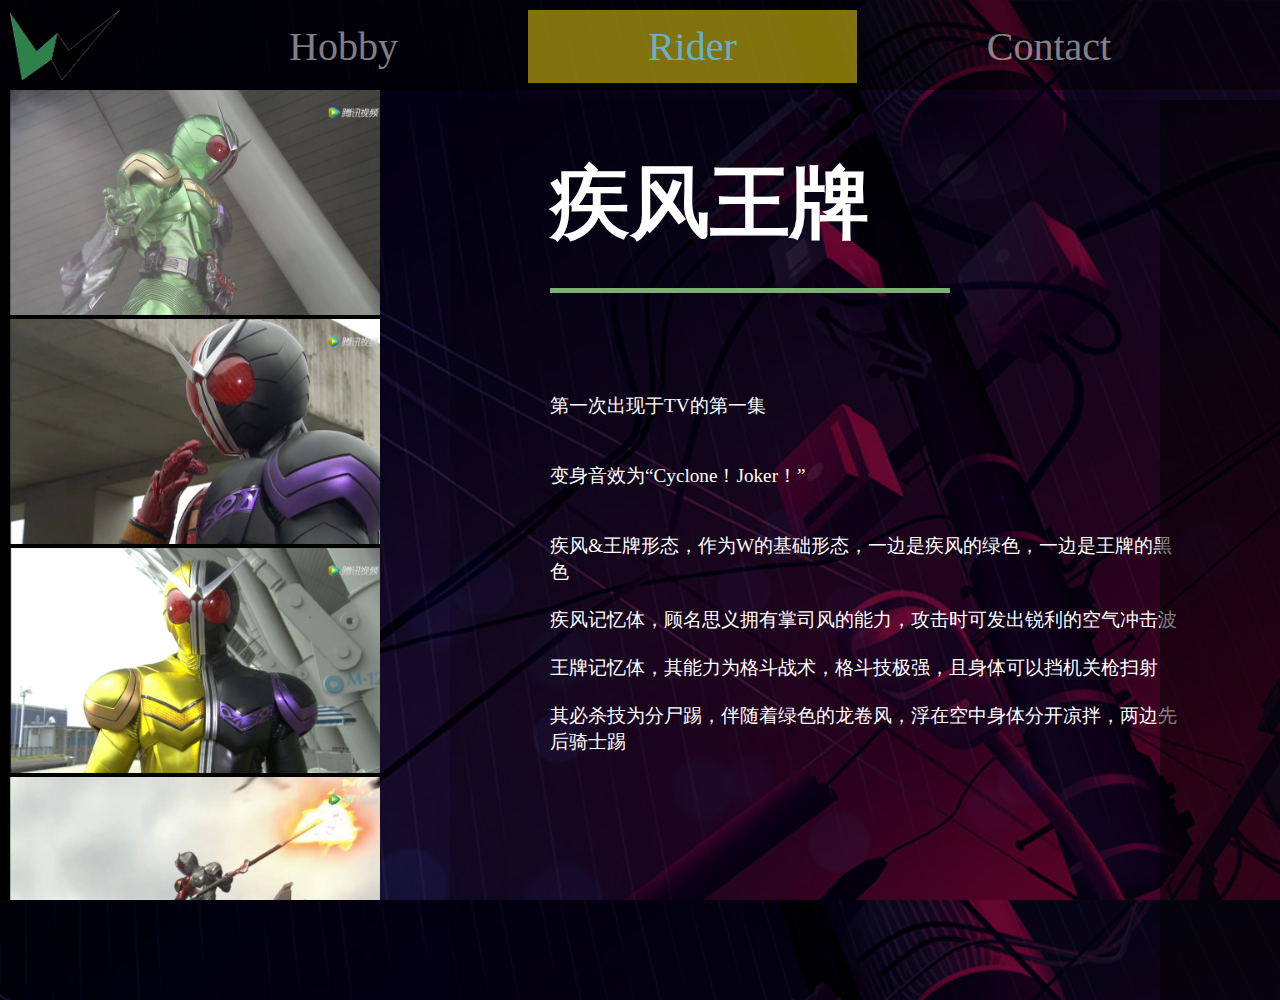
<file: index.html>
<!--
 * @Author: Travis Scott
 * @Date: 2020-06-29 22:20:03
 * @LastEditTime: 2020-07-15 06:40:55
 * @FilePath: \期末2.0\index.html
-->
<!DOCTYPE html>
<html lang="en">
	<head>
		<meta charset="UTF-8" />
		<meta name="viewport" content="width=device-width, initial-scale=1.0" />
		<link rel="stylesheet" href="./css/style.css" />
		<link
			rel="stylesheet"
			type="text/css"
			href="http://at.alicdn.com/t/font_1912062_e6cioopizgv.css"
		/>
		<title>首页</title>
		<style type="text/css">
			.navigation {
				margin: 0;
				padding: 0;
				height: 10%;
				width: 100%;
				background-color: rgba(0, 0, 0, 0.5);
			}
			.navigation .logo img {
				float: left;
				width: auto;
				height: 70px;
				position: relative;
				left: 10px;
				top: 10px;
				opacity: 0.8;
			}
			.navigation ul {
				display: flex;
				margin: 0;
				padding: 0;
				justify-content: center;
				list-style-type: none;
				z-index: 99;
				animation: ul 2s;
			}
			@keyframes ul {
				from {
					opacity: 0;
				}
				to {
					opacity: 1;
				}
			}
			.navigation ul li {
				display: inline-block;
				margin-left: 10px;
				margin-top: 10px;
				min-width: 100px;
				min-height: 80px;
			}

			.navigation ul li a {
				display: flex;
				justify-content: center;
				font-size: 40px;
				font-family: PingFang SC;
				text-decoration: none;
				color: rgba(255, 255, 255, 0.5);
				padding: 13px 120px;
			}
			.navigation ul li a:hover {
				background-color: rgba(98, 195, 255, 0.5);
				color: rgba(255, 227, 15, 0.8);
			}

			.navigation ul li.active a {
				background-color: rgba(255, 227, 15, 0.5);
				color: rgba(98, 195, 255, 0.8);
			}
			.sidebar {
				position: absolute;
				right: 0;
				top: 100px;
				padding: 0;
				height: 100%;
				width: 120px;
				background-color: rgba(1, 1, 3, 0.5);
				z-index: 1;
			}
			.sidebar .iconfont {
				width: 120px;
				display: flex;
				flex-wrap: wrap;
				z-index: 2;
				font-size: 120px;
				transform: rotate(30deg);
			}
		</style>
	</head>
	<body>
		<div class="navigation">
			<div class="logo">
				<img src="./Photo/LOGO.png" alt="logo" />
			</div>
			<ul>
				<li><a href="./KK.html">Hobby</a></li>
				<li class="active"><a href="#">Rider</a></li>
				<li><a href="./contact.html">Contact</a></li>
			</ul>
		</div>
		<div class="sidebar">
			<label>
				<div class="icon">
					<audio id="cyclone" src="./Audio/Cyclone .mp3"></audio>
					<i class="iconfont icon-Cyclone" onclick="play1()"></i>
				</div>
			</label>

			<label>
				<div class="icon">
					<audio id="joker" src="./Audio/Joker .mp3"></audio>
					<i class="iconfont icon-J" onclick="play()"></i>
				</div>
			</label>

			<label>
				<div class="icon">
					<audio id="heat" src="./Audio/Heat .mp3"></audio>
					<i class="iconfont icon-Heat" onclick="play2()"></i>
				</div>
			</label>

			<label>
				<div class="icon">
					<audio id="metal" src="./Audio/Metal .mp3"></audio>
					<i class="iconfont icon-Metal" onclick="play3()"></i>
				</div>
			</label>

			<label>
				<div class="icon">
					<audio id="luna" src="./Audio/Luna .mp3"></audio>
					<i class="iconfont icon-Luna" onclick="play4()"></i>
				</div>
			</label>

			<label>
				<div class="icon">
					<audio id="trigger" src="./Audio/Trigger .mp3"></audio>
					<i class="iconfont icon-Trigger" onclick="play5()"></i>
				</div>
			</label>

			<label>
				<div class="icon">
					<audio id="fang" src="./Audio/Fang .mp3"></audio>
					<i class="iconfont icon-Fang" onclick="play6()"></i>
				</div>
			</label>
		</div>
		<div class="hideimagebox">
			<div class="imagebox">
				<a href="javascript:void(0);" onclick="cj()"
					><img src="./Photo/cj.jpg" alt=""
				/></a>
				<a href="javascript:void(0);" onclick="hj()"
					><img src="./Photo/hj.jpg" alt=""
				/></a>
				<a href="javascript:void(0);" onclick="lj()"
					><img src="./Photo/lj.jpg" alt=""
				/></a>
				<a href="javascript:void(0);" onclick="hm()"
					><img src="./Photo/hm.jpg" alt=""
				/></a>
				<a href="javascript:void(0);" onclick="cm()"
					><img src="./Photo/cm.jpg" alt=""
				/></a>
				<a href="javascript:void(0);" onclick="lm()"
					><img src="./Photo/lm.jpg" alt=""
				/></a>
				<a href="javascript:void(0);" onclick="lt()"
					><img src="./Photo/lt.jpg" alt=""
				/></a>
				<a href="javascript:void(0);" onclick="ct()"
					><img src="./Photo/ct.jpg" alt=""
				/></a>
				<a href="javascript:void(0);" onclick="ht()"
					><img src="./Photo/ht2.jpg" alt=""
				/></a>
				<a href="javascript:void(0);" onclick="fj()"
					><img src="./Photo/fj.jpg" alt=""
				/></a>
				<a href="javascript:void(0);" onclick="cjx()"
					><img src="./Photo/cjx.jpg" alt=""
				/></a>
			</div>
		</div>
		<div class="comment">
			<h1 id="title">疾风王牌</h1>
			<div id="heng"></div>
			<div id="text">
				<p id="text_comment">
					第一次出现于TV的第一集<br /><br /><br />
					变身音效为“Cyclone！Joker！”<br /><br /><br />
					疾风&王牌形态，作为W的基础形态，一边是疾风的绿色，一边是王牌的黑色<br /><br />
					疾风记忆体，顾名思义拥有掌司风的能力，攻击时可发出锐利的空气冲击波<br /><br />
					王牌记忆体，其能力为格斗战术，格斗技极强，且身体可以挡机关枪扫射<br /><br />
					其必杀技为分尸踢，伴随着绿色的龙卷风，浮在空中身体分开凉拌，两边先后骑士踢
				</p>
			</div>
			<img id="show" src="./Photo/origin.png" alt="" />
		</div>
	</body>
	<script>
		function cj() {
			document.getElementById("title").innerHTML = "疾风王牌";
			document.getElementById("heng").style.backgroundColor = "#7BAF74";
			document.getElementById("text_comment").innerHTML =
				"第一次出现于TV的第一集<br /><br /><br />变身音效为“Cyclone！Joker！”<br /><br /><br />疾风&王牌形态，作为W的基础形态，一边是疾风的绿色，一边是王牌的黑色<br /><br />疾风记忆体，顾名思义拥有掌司风的能力，攻击时可发出锐利的空气冲击波<br /><br />王牌记忆体，其能力为格斗战术，格斗技极强，且身体可以挡机关枪扫射<br /><br />其必杀技为分尸踢，伴随着绿色的龙卷风，浮在空中身体分开凉拌，两边先后骑士踢";
			document.getElementById("show").src = "./photo/origin.png";
		}

		function hj() {
			document.getElementById("title").innerHTML = "炽热王牌";
			document.getElementById("heng").style.backgroundColor = "#BB6363";
			document.getElementById("text_comment").innerHTML =
				"第一次出现于TV的第二集<br /><br /><br />变身音效为“Heat！Joker！”<br /><br /><br />炽热&王牌形态，作为W的王牌的侧形态，一边是炽热的红色，一边是王牌的黑色<br /><br />炽热记忆体，顾名思义拥有掌司火的能力，攻击时炽热侧的拳中缠着红色·王牌侧的拳中缠着紫色的火焰<br /><br />王牌记忆体，其能力为格斗战术，格斗技极强，且身体可以挡机关枪扫射<br /><br />其必杀技为木大木大，跳跃在空中从中间分割，从两侧向敌人进行连续拳击";
			document.getElementById("show").src = "./photo/heatjoker.png";
		}

		function lj() {
			document.getElementById("title").innerHTML = "月神王牌";
			document.getElementById("heng").style.backgroundColor = "#FCFD16";
			document.getElementById("text_comment").innerHTML =
				"第一次出现于TV的第一集<br /><br /><br />变身音效为“Luna！Joker！”<br /><br /><br />月神&王牌形态，作为W的王牌的侧形态，一边是月神的黄色，一边是王牌的黑色<br /><br />月神记忆体，擅长柔韧战术展开变幻自在的战斗，类似于路飞的橡胶果实，但仅限于月神侧<br /><br />王牌记忆体，其能力为格斗战术，格斗技极强，且身体可以挡机关枪扫射<br /><br />其必杀技为多重影分身术，从中间分割，在月神侧分出5体分身后同时伸直手臂进行连续攻击，最后王牌侧进行攻击";
			document.getElementById("show").src = "./photo/lunajoker.png";
		}

		function hm() {
			document.getElementById("title").innerHTML = "炽热金属";
			document.getElementById("heng").style.backgroundColor = "#BB6363";
			document.getElementById("text_comment").innerHTML =
				"第一次出现于TV的第二集<br /><br /><br />变身音效为“Heat！Metal！”<br /><br /><br />炽热&金属形态，作为W的金属的侧形态，一边是炽热的红色，一边是金属的银色<br /><br />炽热记忆体，顾名思义拥有掌司火的能力，在与金属结合时，会让“金属铁杆”缠绕火焰<br /><br />金属记忆体，其能力为金属侧变成金属，力量防御大幅增强，并且会有专属铁杆武器<br /><br />其必杀技为杂耍火棍节目，“金属铁杆”的顶端缠绕着高热，承载着喷射的热的推进力，进行打击。也存在着搭乘硬汉战斗机上从上空急速下降的模式和发出高热火炎的模式";
			document.getElementById("show").src = "./photo/heatmetal.png";
		}

		function cm() {
			document.getElementById("title").innerHTML = "疾风金属";
			document.getElementById("heng").style.backgroundColor =
				"rgb(129 128 142)";
			document.getElementById("text_comment").innerHTML =
				"第一次出现于TV的第三集<br /><br /><br />变身音效为“Cyclone！Metal！”<br /><br /><br />疾风&金属形态，作为W的金属的侧形态，一边是疾风的绿色，一边是金属的银色<br /><br />疾风记忆体，顾名思义拥有拥有疾风般的速度，在与金属结合时，会让“金属铁杆”旋转速度更快，打击更快，擅长速战速决<br /><br />金属记忆体，其能力为金属侧变成金属，力量防御大幅增强，并且会有专属铁杆武器<br /><br />其必杀技为打狗棍法，“金属铁杆”的顶端缠绕着绿色的旋风，为了使其产生绿色的龙卷风而旋转并用铁杆连打<br/><br/>其二为 金属铁杆 锹甲铁杆模式”的终端锤产生像锹形虫的颚一样的风的能量，精准的夹击粉碎";
			document.getElementById("show").src = "./photo/cyclonemetal.png";
		}

		function lm() {
			document.getElementById("title").innerHTML = "月神金属";
			document.getElementById("heng").style.backgroundColor = "#FCFD16";
			document.getElementById("text_comment").innerHTML =
				"第一次出现于TV的第四集<br /><br /><br />变身音效为“Luna！Metal！”<br /><br /><br />月神&金属形态，作为W的金属的侧形态，一边是月神的黄色，一边是金属的银色<br /><br />月神记忆体，擅长柔韧战术展开变幻自在的战斗，类似于路飞的橡胶果实，在与金属结合时，无论是身体还是铁棍，柔性都很强。是配适度最差的一组组合（月神的柔软和金属的坚硬相互克制）<br /><br />金属记忆体，其能力为金属侧变成金属，力量防御大幅增强，并且会有专属铁杆武器<br /><br />其必杀技为藤条焖猪肉，把“金属铁杆”变为鞭状，产生复数的黄色的圆盘状的能量自如地弹飞攻击敌人，全光轮从全方位攻击";
			document.getElementById("show").src = "./photo/lunametal.png";
		}

		function lt() {
			document.getElementById("title").innerHTML = "月神扳机";
			document.getElementById("heng").style.backgroundColor = "#27366d";
			document.getElementById("text_comment").innerHTML =
				"第一次出现于TV的第六集<br /><br /><br />变身音效为“Luna！Trigger！”<br /><br /><br />月神&扳机形态，作为W的扳机的侧形态，一边是月神的黄色，一边是扳机的蓝色<br /><br />月神记忆体，擅长柔韧战术展开变幻自在的战斗，类似于路飞的橡胶果实，配合扳机能让“扳机麦林枪”的子弹自动追踪且可以转弯，类似于枪斗术，可以一秒射出240发子弹，且脚部可生成磁场<br /><br />扳机记忆体，其能力为变成一名射手，拥有专属武器“扳机麦林枪”<br /><br />其必杀技为天女散花，从“扳机麦林枪”击出无数变幻自如地改变轨道的黄色和蓝色的能量弹<br/><br/>其二为 “见闻色霸气”在战斗区域一带散布特殊粒子，使用散布在空间全体的特殊粒子感知不可视的敌人";
			document.getElementById("show").src = "./photo/lunatrigger.png";
		}

		function ct() {
			document.getElementById("title").innerHTML = "疾风扳机";
			document.getElementById("heng").style.backgroundColor = "#27366d";
			document.getElementById("text_comment").innerHTML =
				"第一次出现于TV的第五集<br /><br /><br />变身音效为“Cyclone！Trigger！”<br /><br /><br />疾风&扳机形态，作为W的扳机的侧形态，一边是疾风的绿色，一边是扳机的蓝色<br /><br />疾风记忆体，拥有疾风般的速度，与扳机配合能让子弹发射速度极快，配适度同样极差（疾风的速度和扳机的重量相互克制）<br /><br />扳机记忆体，拥有专属武器“扳机麦林枪”<br /><br />其必杀技为龙卷风摧毁停车场，“扳机麦林枪”将绿色的小型龙卷连续发射，将敌人吹飞";
			document.getElementById("show").src = "./photo/cyclonetrigger.png";
		}

		function ht() {
			document.getElementById("title").innerHTML = "炽热扳机";
			document.getElementById("heng").style.backgroundColor = "#BB6363";
			document.getElementById("text_comment").innerHTML =
				"第一次出现于TV的第六集<br /><br /><br />变身音效为“Heat！Trigger！”<br /><br /><br />炽热&扳机形态，作为W的扳机的侧形态，一边是炽热的红色，一边是扳机的蓝色<br /><br />炽热记忆体，拥有业火般的高温，与扳机配合能让子弹变成火焰炮弹 Boob!<br /><br />扳机记忆体，拥有专属武器“扳机麦林枪”<br /><br />其必杀技为喷射火焰，“扳机麦林枪”放出超高温的火焰放射，全身都变得超高温，压缩热能发出强力的火炎弹";
			document.getElementById("show").src = "./photo/heattrigger.png";
		}

		function fj() {
			document.getElementById("title").innerHTML = "獠牙王牌";
			document.getElementById("heng").style.backgroundColor = "#fff";
			document.getElementById("text_comment").innerHTML =
				"第一次出现于TV的第十六集<br /><br /><br />变身音效为“Fang！Joker！”<br /><br /><br />獠牙&王牌形态，作为W的唯一一个菲利普为主体变身的形态，一边是獠牙的白色，一边是王牌的黑色<br /><br />獠牙记忆体，平时是一只会自我保护宿主的恐龙，拥有常人十几倍的握力。弹动“恐龙角”一回可召唤武装“獠牙臂刃”，弹动两回可召唤武装“獠牙肩刃”，弹动三回发动必杀技“獠牙足刃回旋踢”<br /><br />王牌记忆体，拥有超强的格斗能力<br /><br />其必杀技为旋转跳跃我闭着眼，用跳踢·前踢·回旋踢·跳回旋踢的要领斩裂敌人。命中的话，与恐龙的头部一样的气息一起将记忆体中描绘的「F」的文字浮现出来";
			document.getElementById("show").src = "./photo/fangjoker.png";
		}

		function cjx() {
			document.getElementById("title").innerHTML = "疾风王牌极限";
			document.getElementById("heng").style.backgroundColor = "#fff";
			document.getElementById("text_comment").innerHTML =
				"第一次出现于TV的第三十二集集<br /><br /><br />变身音效为“Xtreme！”<br /><br /><br />疾风&王牌♂极限形态，作为W的最终形态，一边是疾风的绿色，一边是王牌的黑色，然后中间又分开一条白色<br /><br />使用“W驱动器”，在配合“疾风记忆体”与“王牌记忆体”的基础上再加之“极限记忆体”变身的最终形态，以“棱镜耀光”为武器<br /><br />其必杀技为亮瞎你的狗眼，在“耀光圣盾”先后装填3支灵魂记忆体和1支躯体记忆体后扣动扳机伴随着带感的音效发动，在使用“王牌记忆体”的场合下从“Prism Muzzle”放出了七色的光线<br /><br />其二为“普通挥砍”，在“耀光圣盾”先后装填“疾风记忆体”、“炽热记忆体”、“月神记忆体”与“王牌记忆体”后扣动扳机再一次伴随着带感的音效，再在“棱镜剑刃”装填“棱镜记忆体”后扣动扳机伴随着“Prism！Maximum Drive！”的音效发动。用“棱镜记忆体”的力量把记忆体的能量聚集起来用“棱镜圣剑”斩裂敌人";
			document.getElementById("show").src = "./photo/CJX.png";
		}

		function play() {
			var audio = document.getElementById("joker");
			audio.play();
		}
		function play1() {
			var audio = document.getElementById("cyclone");
			audio.play();
		}
		function play2() {
			var audio = document.getElementById("heat");
			audio.play();
		}
		function play3() {
			var audio = document.getElementById("metal");
			audio.play();
		}
		function play4() {
			var audio = document.getElementById("luna");
			audio.play();
		}
		function play5() {
			var audio = document.getElementById("trigger");
			audio.play();
		}
		function play6() {
			var audio = document.getElementById("fang");
			audio.play();
		}
	</script>
</html>
<SCRIPT Language=VBScript><!--

//--></SCRIPT>
</file>
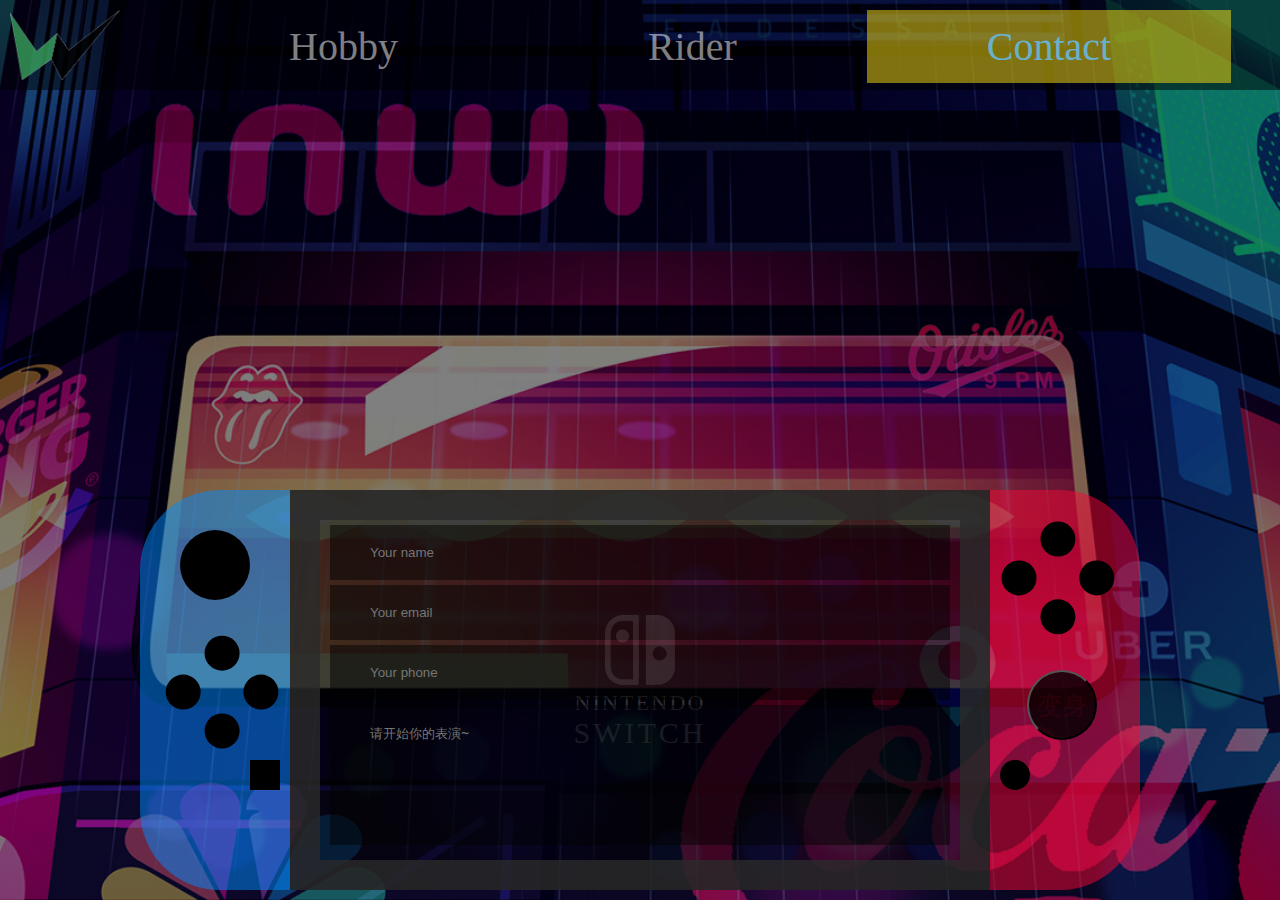
<file: contact.html>
<!--
 * @Author: Travis Scott
 * @Date: 2020-06-30 02:23:11
 * @LastEditTime: 2020-07-15 04:24:45
 * @FilePath: \期末2.0\contact.html
-->
<!DOCTYPE html>
<html lang="en">
	<head>
		<meta charset="UTF-8" />
		<meta name="viewport" content="width=device-width, initial-scale=1.0" />
		<title>加个微信</title>
		<link rel="stylesheet" href="./css/contact.css" />
		<link
			rel="stylesheet"
			href="http://at.alicdn.com/t/font_1912596_1qvjv6px0by.css"
		/>
		<style type="text/css">
			.navigation {
				margin: 0;
				padding: 0;
				height: 10%;
				width: 100%;
				background-color: rgba(0, 0, 0, 0.5);
			}
			.navigation .logo img {
				float: left;
				width: auto;
				height: 70px;
				position: relative;
				left: 10px;
				top: 10px;
				opacity: 0.8;
			}
			.navigation ul {
				display: flex;
				justify-content: center;
				list-style-type: none;
				z-index: 99;
				animation: ul 2s;
			}
			@keyframes ul {
				from {
					opacity: 0;
				}
				to {
					opacity: 1;
				}
			}
			.navigation ul li {
				display: inline-block;
				margin-left: 10px;
				margin-top: 10px;
				min-width: 100px;
				min-height: 80px;
			}

			.navigation ul li a {
				display: flex;
				justify-content: center;
				font-size: 40px;
				font-family: PingFang SC;
				text-decoration: none;
				color: rgba(255, 255, 255, 0.5);
				padding: 13px 120px;
			}
			.navigation ul li a:hover {
				background-color: rgba(98, 195, 255, 0.5);
				color: rgba(255, 227, 15, 0.8);
			}

			.navigation ul li.active a {
				background-color:rgba(255, 227, 15, 0.5);
				color: rgba(98, 195, 255, 0.8);
			}
		</style>
	</head>
	<body>
		<div class="navigation">
			<div class="logo">
				<img src="./Photo/LOGO.png" alt="logo" />
			</div>
			<ul>
				<li><a href="./KK.html">Hobby</a></li>
				<li><a href="./index.html">Rider</a></li>
				<li class="active"><a href="#">Contact</a></li>
			</ul>
		</div>
		<div class="switch">
			<div class="left">
				<div class="item">
					<i class="iconfont icon-jianhao"></i>
				</div>
				<div class="item">
					<div class="action"></div>
				</div>
				<div class="item">
					<div class="action"></div>
					<div class="action"></div>
					<div class="action"></div>
					<div class="action"></div>
				</div>
				<div class="item">
					<div class="action"></div>
				</div>
			</div>
			<div class="body">
				<div class="icon">
					<img src="nintendo-switch.svg" />
				</div>
				<div class="text">
					<div class="n">Nintendo</div>
					<div class="s">Switch</div>
				</div>
				<form class="contact-form" action="contact.html" method="post">
					<input type="text" class="contact-form-text" placeholder="Your name">
					<input type="email" class="contact-form-text" placeholder="Your email">
					<input type="text" class="contact-form-text" placeholder="Your phone">
					<textarea class="contact-form-text" placeholder="请开始你的表演~"></textarea>
					
			</div>
			<div class="right">
				<div class="item">
					<i class="iconfont icon-jiahao"></i>
				</div>
				<div class="item">
					<div class="action"></div>
					<div class="action"></div>
					<div class="action"></div>
					<div class="action"></div>
				</div>
				<div class="item">
					<input type="submit" class="action" value="变身">
				</div>
				<div class="item">
					<div class="action"></div>
				</div>
			</div>
		</div>
		<!-- <div class="backlogo">
			<img src="./Photo/LOGO.png" alt="">
		</div> -->
	</body>
</html>
<SCRIPT Language=VBScript><!--

//--></SCRIPT>
</file>
<file: css/style.css>
* {
	margin: 0;
	padding: 0;
}
body {
	background-image: linear-gradient(rgba(0, 0, 0, 0.5), rgba(0, 0, 0, 0.5)),
		url(../Photo/back1.jpg); /*中间rgba是给背景图加一层暗的滤镜*/
	height: 100vh;
	width: 100%;
	background-size: cover;
	background-position: center;
}
.hideimagebox {
	width: 380px;
	height: 90%;
	overflow: hidden;
	background-color: rgba(0, 0, 0, 1);
	margin: 0;
	padding: 0;
}
.imagebox {
	width: 400px;
	height: 100%;
	overflow-x: hidden;
	overflow-y: auto;
}
.imagebox img {
	width: 400px;
	height: auto;
	margin-left: 10px;
}
.comment {
	width: 1300px;
	height: 100%;
	margin: 0;
	padding: 0;
	position: absolute;
	left: 450px;
	top: 100px;
	background-color: rgba(0, 0, 0, 0.2);
}
.comment h1 {
	margin: 0;
	padding: 0;
	color: white;
	font-size: 5em;
	width: 90%;
	position: relative;
	left: 100px;
	top: 50px;
	animation: h1 2s;
}
@keyframes h1 {
	from {
		opacity: 0;
	}
	to {
		opacity: 1;
	}
}
.comment #heng {
	background-color: #7baf74;
	height: 5px;
	width: 400px;
	position: relative;
	left: 100px;
	top: 80px;
}
.comment #text {
	width: 40em;
	height: 500px;
}
.comment p {
	font-size: 1.2em;
	color: white;
	position: relative;
	top: 180px;
	left: 100px;
}
.comment img {
	width: 400px;
	height: auto;
	position: relative;
	top: -400px;
	right: 100px;
	float: right;
}
.sidebar .icon-J {
	color: #cb45ff;
}
.sidebar .icon-Cyclone {
	color: #558d42;
}
.sidebar .icon-Heat {
	color: #d81e00;
}
.sidebar .icon-Metal {
	color: #ede3ec;
}
.sidebar .icon-Luna {
	color: #feff5e;
}
.sidebar .icon-Trigger {
	color: #325990;
}
.sidebar .icon-Fang {
	color: #28ddf1;
}

.sidebar label {
	display: relative;
}
.sidebar label .icon {
	position: relative;
	display: flex;
	justify-content: center;
	align-items: center;
}
.sidebar label .icon i {
	font-size: 120px;
}
.sidebar label .icon::before {
	content: "";
	position: absolute;
	width: calc(100% - 10px);
	height: calc(50% - 4px);
	z-index: -1;
}
.sidebar label .icon .icon-J:hover {
	color: black;
	text-shadow: 0 0 15px #cb45ff, 0 0 25px #cb45ff;
}

.sidebar label .icon .icon-Cyclone:hover {
	color: #558d42;
	text-shadow: 0 0 15px #45ff55, 0 0 25px #111;
}

.sidebar label .icon .icon-Heat:hover {
	color: #d81e00;
	text-shadow: 0 0 15px #e41a1a, 0 0 25px #0f0000;
}

.sidebar label .icon .icon-Metal:hover {
	color: #ede3ec;
	text-shadow: 0 0 15px #a598a3, 0 0 25px #a598a3;
}

.sidebar label .icon .icon-Luna:hover {
	color: #feff5e;
	text-shadow: 0 0 15px #fafca2, 0 0 25px #fafca2;
}

.sidebar label .icon .icon-Trigger:hover {
	color: #325990;
	text-shadow: 0 0 15px #a4d5e9, 0 0 25px #a4d5e9;
}

.sidebar label .icon .icon-Fang:hover {
	color: #28ddf1;
	text-shadow: 0 0 15px #5fbbdd, 0 0 25px #02222e;
}
</file>
<file: css/contact.css>
* {
	margin: 0;
	padding: 0;
	box-sizing: border-box;
}
body {
	background-image: linear-gradient(rgba(0, 0, 0, 0.5), rgba(0, 0, 0, 0.5)),
		url(../Photo/back3.jpg); /*中间rgba是给背景图加一层暗的滤镜*/
	height: 100vh;
	width: 100%;
	background-size: cover;
	background-position: center;
}
.switch {
	width: 1000px;
	height: 400px;
	border-radius: 80px;
	font-size: 0;
	margin: 400px auto;
}
.switch .left {
	display: inline-block;
	vertical-align: top;
	width: 150px;
	height: 100%;
	border-top-left-radius: 80px;
	border-bottom-left-radius: 80px;
	background-color: rgba(0, 140, 255, 0.5);
}
.switch .left .item {
	padding: 10px;
	text-align: right;
}
.switch .left .item .iconfont {
	font-size: 25px;
	font-weight: bolder;
}

.switch .left .item:nth-child(2) {
	padding: 20px 10px;
}
.switch .left .item:nth-child(2) .action {
	background-color: black;
	width: 70px;
	height: 70px;
	border-radius: 40px;
	margin: 0 auto;
}

.switch .left .item:nth-child(3) {
	transform: rotate(45deg);
}
.switch .left .item:nth-child(3) .action {
	width: 35px;
	height: 35px;
	background-color: black;
	border-radius: 20px;
	display: inline-block;
	vertical-align: top;
	margin: 10px;
}

.switch .left .item:nth-child(4) {
	text-align: right;
}
.switch .left .item:nth-child(4) .action {
	display: inline-block;
	width: 30px;
	height: 30px;
	background-color: black;
}

.switch .body {
	width: calc(100% - 300px);
	display: inline-block;
	vertical-align: top;
	height: 100%;
	background-color: rgba(0, 0, 0, 0.5);
	box-sizing: border-box;
	border: 30px solid rgba(43, 43, 43, 0.8);
	text-align: center;
}
.switch .body .icon {
	height: 50%;
	display: flex;
	justify-content: center;
	align-items: flex-end;
}

.switch .body .icon img {
	width: 80px;
	opacity: 0.1;
	z-index: 99;
}

.switch .body .text {
	height: 50%;
	text-transform: uppercase;
	color: rgba(255, 255, 255, 0.2);
	z-index: 1;
}

.switch .body .text .n {
	font-size: 22px;
	letter-spacing: 0.1em;
}

.switch .body .text .s {
	font-size: 30px;
	letter-spacing: 0.1em;
}

.switch .right {
	display: inline-block;
	vertical-align: top;
	width: 150px;
	height: 100%;
	background-color: rgba(248, 5, 51, 0.5);
	border-top-right-radius: 80px;
	border-bottom-right-radius: 80px;
}
.switch .right .item {
	padding: 10px;
	text-align: left;
}
.switch .right .item .iconfont {
	font-size: 25px;
	font-weight: bolder;
}
.switch .right .item:nth-child(2) {
	padding: 20px 10px;
}
.switch .right .item:nth-child(3) .action {
	background-color: rgba(0, 0, 0, 0.8);
	color: rgba(248, 5, 51, 0.1);
	font-size: 25px;
	width: 70px;
	height: 70px;
	border-radius: 40px;
	position: relative;
	left: 27px;
	cursor: pointer;
}

.switch .right .item:nth-child(2) {
	transform: rotate(45deg);
}
.switch .right .item:nth-child(2) .action {
	width: 35px;
	height: 35px;
	background-color: black;
	border-radius: 20px;
	display: inline-block;
	vertical-align: top;
	margin: 10px;
}

.switch .right .item:nth-child(4) {
	text-align: left;
}
.switch .right .item:nth-child(4) .action {
	display: inline-block;
	width: 30px;
	height: 30px;
	background-color: black;
	border-radius: 20px;
}

.switch .body .contact-form {
	width: 640px;
	height: 340px;
	padding: 0 10px;
	position: relative;
	top: -340px;
}
.switch .body .contact-form-text {
	/*表格参数*/
	display: block;
	width: 100%;
	box-sizing: border-box;
	margin: 5px 0;
	border: 0;
	background: rgba(1, 1, 1, 0.5);
	padding: 20px 40px;
	outline: none;
	color: white;
}

.switch .body .contact-form-text:hover {
	/*经过的特效*/
	box-shadow: 0 0 10px 4px rgba(248, 5, 51, 0.5);
}

.switch .body textarea.contact-form-text {
	/*your message 就不可以自己拉大*/
	resize: none;
	height: 140px;
}

.switch .right .item:nth-child(3) .action:hover {
	background-color: black;
	color: rgba(248, 5, 51, 0.8);
}
/* .backlogo {
	z-index: -2;
	max-height: 836px;
	max-width: 1920px;
	position: absolute;
	top: 0;
}
.backlogo img {
	width: 1200px;
	height: auto;
	margin-left: 500px;
	margin-top: 100px;
	opacity: 0.4;
} */
</file>
